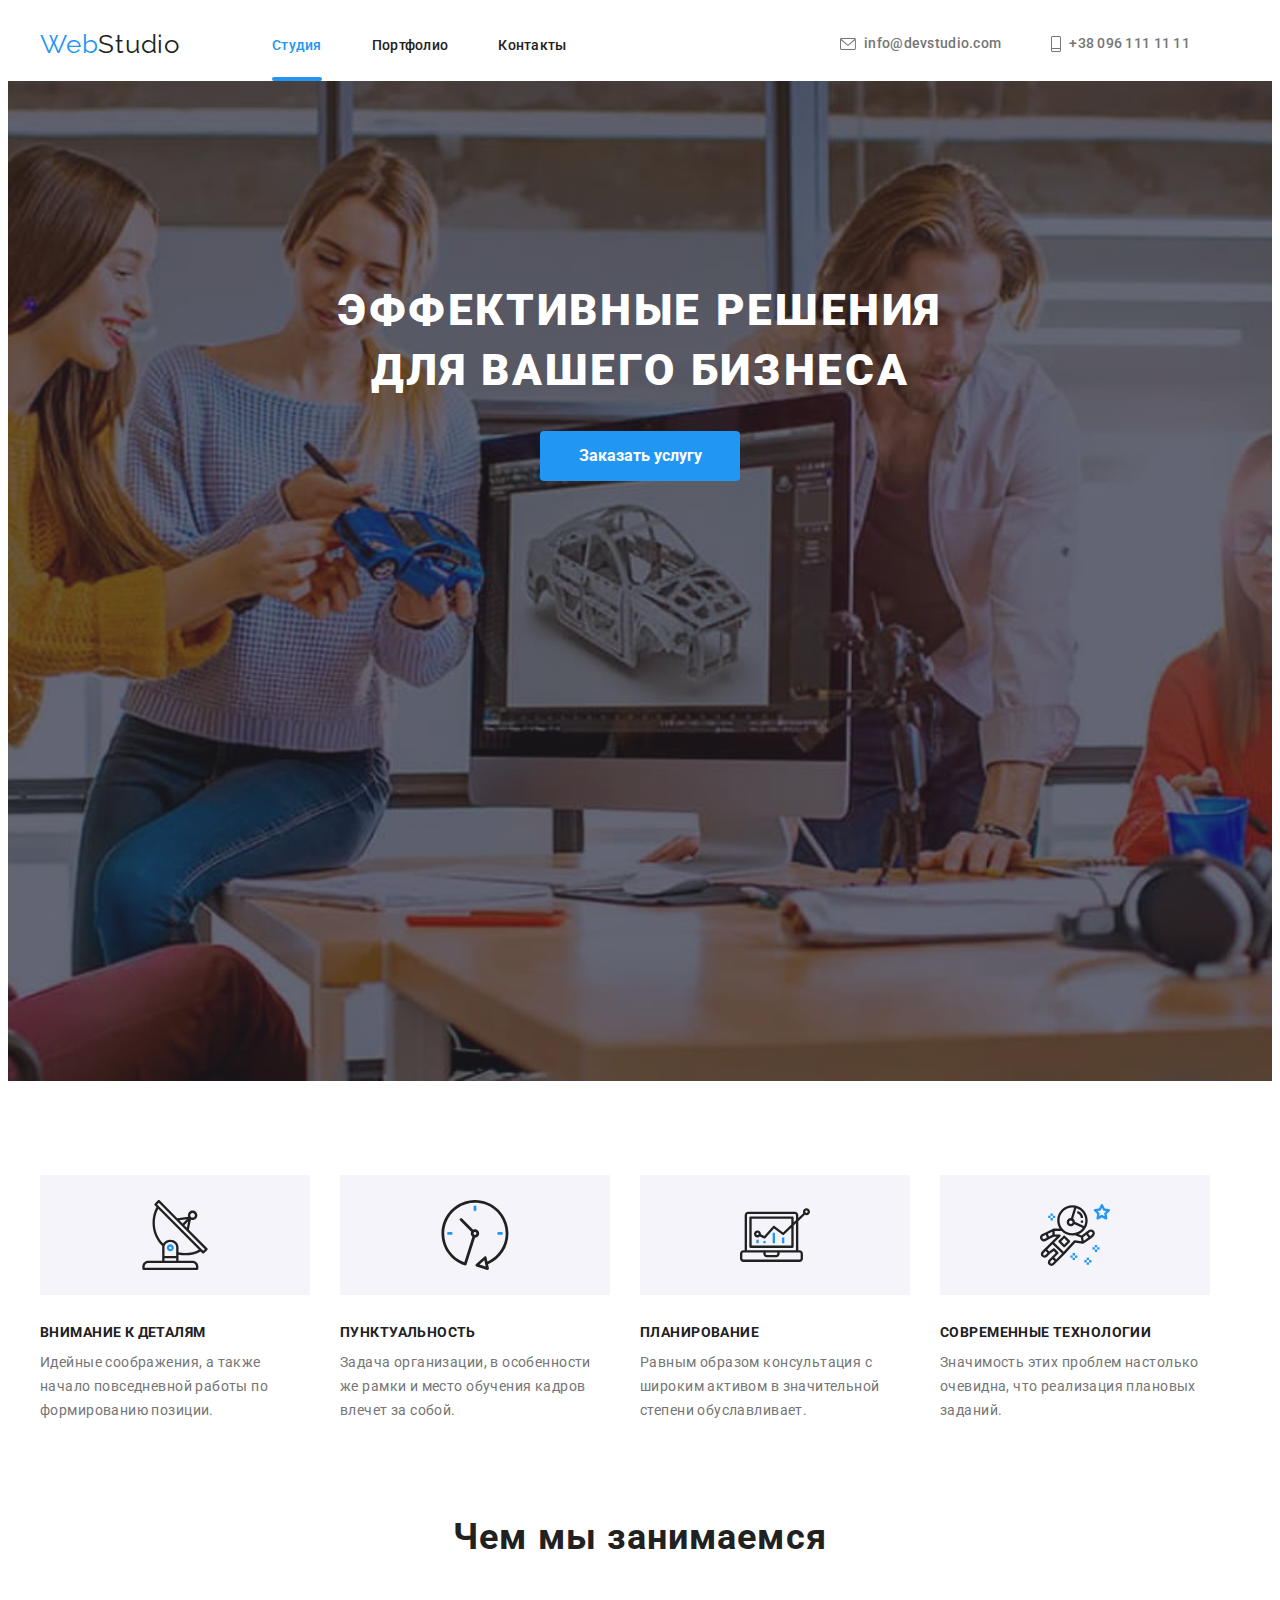
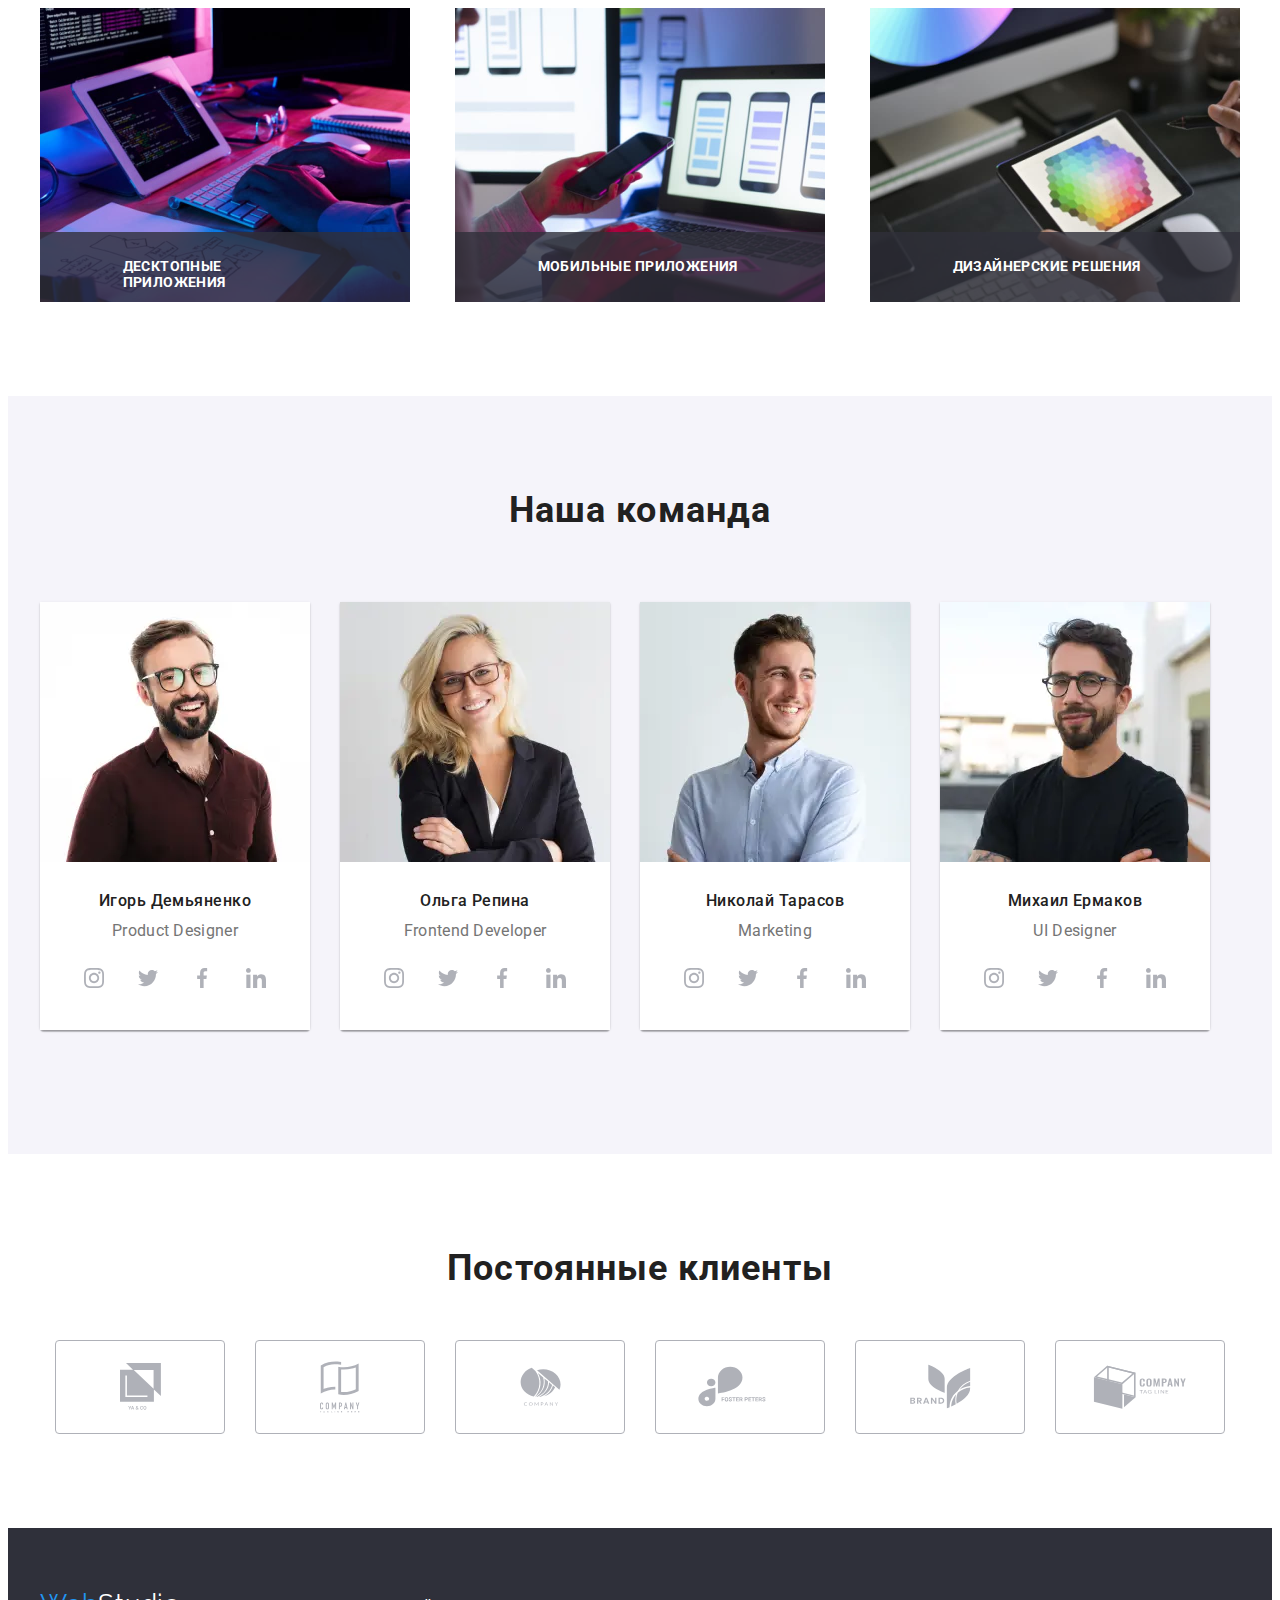
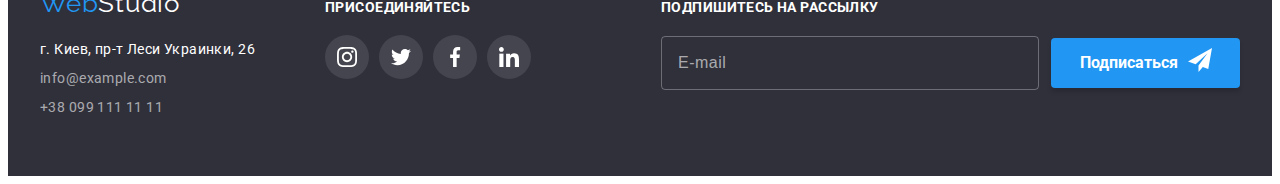
<file: index.html>
<!DOCTYPE html>
<html lang="ru">
  <head>
    <meta charset="UTF-8" />
    <meta http-equiv="X-UA-Compatible" content="IE=edge" />
    <meta name="viewport" content="width=device-width, initial-scale=1.0" />
    <title>Document</title>
    <link rel="preconnect" href="https://fonts.googleapis.com" />
    <link rel="preconnect" href="https://fonts.gstatic.com" crossorigin />
    <link
      href="https://fonts.googleapis.com/css2?family=Raleway:wght@700&family=Roboto:wght@400;500;700;900&display=swap"
      rel="stylesheet"
    />
    <link
      rel="stylesheet"
      href="https://cdnjs.cloudflare.com/ajax/libs/modern-normalize/1.1.0/modern-normalize.min.css"
      integrity="sha512-wpPYUAdjBVSE4KJnH1VR1HeZfpl1ub8YT/NKx4PuQ5NmX2tKuGu6U/JRp5y+Y8XG2tV+wKQpNHVUX03MfMFn9Q=="
      crossorigin="anonymous"
      referrerpolicy="no-referrer"
    />
    <link rel="stylesheet" href="./css/main.min.css" />
  </head>
  <body>
    <header class="header">
      <div class="container header__container">
        <nav class="navigation">
          <a href="" class="header-logo_theme_dark logo"
            ><span class="logo-color-span">Web</span>Studio</a
          >
          <ul class="nav-list">
            <li class="nav-list__item">
              <a href="./index.html" class="nav-list__link active">Студия</a>
            </li>
            <li class="nav-list__item">
              <a href="./portfolio.html" class="nav-list__link">Портфолио</a>
            </li>
            <li class="nav-list__item">
              <a href="" class="nav-list__link">Контакты</a>
            </li>
          </ul>
        </nav>
        <button type="button" class="mobile-menu-btn" data-menu-open>
          <svg class="mobile-menu-btn__icon" width="40" height="40">
            <use href="images/svg/sprite.svg#burger-menu-icon"></use>
          </svg>
        </button>
        <ul class="contact-link">
          <li class="contact-list__item">
            <a href="mailto:info@devstudio.com" class="contact-list__link">
              <svg class="contact-list__icon" width="16" height="12">
                <use href="./images/svg/sprite.svg#email"></use>
              </svg>
              info@devstudio.com
            </a>
          </li>
          <li class="contact-list__item">
            <a href="tel:+380961111111" class="contact-list__link">
              <svg class="contact-list__icon" width="10" height="16">
                <use href="./images/svg/sprite.svg#phone"></use>
              </svg>
              +38 096 111 11 11
            </a>
          </li>
        </ul>
      </div>

      <div class="mobile-menu" data-menu>
        <div class="container mobile-menu__container">
          <button class="mobile-menu__close-btn" data-menu-close>
            <svg class="mobile-menu__close-icon" width="40" height="40">
              <use href="images/svg/sprite.svg#icon-close-btn"></use>
            </svg>
          </button>
          <ul class="burger-nav-list">
            <li class="burger-nav__item">
              <a href="./index.html" class="burger-nav__link">Студия</a>
            </li>
            <li class="burger-nav__item">
              <a href="./portfolio.html" class="burger-nav__link">Портфолио</a>
            </li>
            <li class="burger-nav__item">
              <a href="" class="burger-nav__link">Контакты</a>
            </li>
          </ul>
        </div>
        <div class="contact-menu-container container">
          <ul class="menu-contact">
            <li class="menu-contact__item">
              <a href="tel:+380961111111" class="menu-contact__link-tel"
                >+38 096 111 11 11</a
              >
            </li>
            <li class="menu-contact__item">
              <a
                href="mailto:info@devstudio.com"
                class="menu-contact__link-email"
                >info@devstudio.com</a
              >
            </li>
          </ul>
          <ul class="menu-social">
            <li class="menu-social__item">
              <a href="" class="menu-social__link">Instagram</a>
            </li>
            <li class="menu-social__item">
              <a href="" class="menu-social__link">Twitter</a>
            </li>
            <li class="menu-social__item">
              <a href="" class="menu-social__link">Facebook</a>
            </li>
            <li class="menu-social__item">
              <a href="" class="menu-social__link">LinkedIn</a>
            </li>
          </ul>
        </div>
      </div>
    </header>
    <main>
      <section class="section-hero">
        <div class="hero container">
          <h1 class="hero-title">
            Эффективные решения<br />
            для вашего бизнеса
          </h1>
          <button type="button" class="button-hero" data-modal-open>
            Заказать услугу
          </button>
        </div>
      </section>
      <section class="about">
        <div class="container about-container">
          <h2 class="feature-title visually-hidden">Особенности</h2>
          <ul class="feature-list">
            <li class="about-list">
              <div class="icon-list">
                <svg class="icon-antenna spc-svg">
                  <use href="images/svg/sprite.svg#antenna"></use>
                </svg>
              </div>
              <h3 class="title">Внимание к деталям</h3>
              <p class="title-text">
                Идейные соображения, а также начало повседневной работы по
                формированию позиции.
              </p>
            </li>
            <li class="about-list">
              <div class="icon-list">
                <svg class="icon-clock spc-svg">
                  <use href="images/svg/sprite.svg#clock"></use>
                </svg>
              </div>
              <h3 class="title">Пунктуальность</h3>
              <p class="title-text">
                Задача организации, в особенности же рамки и место обучения
                кадров влечет за собой.
              </p>
            </li>
            <li class="about-list">
              <div class="icon-list">
                <svg class="icon-diagram spc-svg">
                  <use href="images/svg/sprite.svg#diagram"></use>
                </svg>
              </div>
              <h3 class="title">Планирование</h3>
              <p class="title-text">
                Равным образом консультация с широким активом в значительной
                степени обуславливает.
              </p>
            </li>
            <li class="about-list">
              <div class="icon-list">
                <svg class="icon-astronaut spc-svg">
                  <use href="images/svg/sprite.svg#astronaut"></use>
                </svg>
              </div>
              <h3 class="title">Современные технологии</h3>
              <p class="title-text">
                Значимость этих проблем настолько очевидна, что реализация
                плановых заданий.
              </p>
            </li>
          </ul>
        </div>
      </section>
      <section class="examples section">
        <div class="container">
          <h2 class="section-title">Чем мы занимаемся</h2>
          <ul class="examples-gallery">
            <li>
              <div class="examples-overlay">
                <img
                  class="examples-img"
                  scrset="./images/image1.jpg 1x, ./images/image1@2x.jpg 2x"
                  src="./images/image1.jpg"
                  alt="работа за планшетом"
                  width="370"
                />
                <div class="examples-content">
                  <div class="examples-text">
                    <p>Десктопные приложения</p>
                  </div>
                </div>
              </div>
            </li>
            <li>
              <div class="examples-overlay">
                <img
                  class="examples-img"
                  srcset="./images/image2.jpg 1x, ./images/image2@2x.jpg 2x"
                  src="./images/image2.jpg"
                  alt="работа за компьютером"
                  width="370"
                />
                <div class="examples-content">
                  <div class="examples-text">
                    <p>Мобильные приложения</p>
                  </div>
                </div>
              </div>
            </li>
            <li>
              <div class="examples-overlay">
                <img
                  class="examples-img"
                  srcset="./images/image3.jpg 1x, ./images/image3@2x.jpg 2x"
                  src="./images/image3.jpg"
                  alt="планшет с цветовой палитрой"
                  width="370"
                />
                <div class="examples-content">
                  <div class="examples-text">
                    <p>Дизайнерские решения</p>
                  </div>
                </div>
              </div>
            </li>
          </ul>
        </div>
      </section>
      <section class="employees-section section">
        <div class="container">
          <h2 class="section-title employees-title">Наша команда</h2>
          <ul class="employees">
            <li class="employees-card">
              <picture>
                <source
                  srcset="
                    ./images/img-team-desktop/team1.webp    1x,
                    ./images/img-team-desktop/team1@2x.webp 2x
                  "
                  media="(min-width: 1200px)"
                  type="image/webp"
                />
                <source
                  srcset="
                    ./images/img-team-desktop/team1.jpg    1x,
                    ./images/img-team-desktop/team1@2x.jpg 2x
                  "
                  media="(min-width: 1200px)"
                />

                <source
                  srcset="
                    ./images/img-team-tablet/team1-tablet.webp    1x,
                    ./images/img-team-tablet/team1-tablet@2x.webp 2x
                  "
                  media="(min-width: 768px)"
                  type="image/webp"
                />
                <source
                  srcset="
                    ./images/img-team-tablet/team1-tablet.jpg    1x,
                    ./images/img-team-tablet/team1-tablet@2x.jpg 2x
                  "
                  media="(min-width: 768px)"
                />

                <source
                  srcset="
                    ./images/img-team-mobile/team1-mobile.webp    1x,
                    ./images/img-team-mobile/team1-mobile@2x.webp 2x
                  "
                  media="(max-width: 767px)"
                  type="image/webp"
                />
                <source
                  srcset="
                    ./images/img-team-mobile/team1-mobile.jpg    1x,
                    ./images/img-team-mobile/team1-mobile@2x.jpg 2x
                  "
                  media="(max-width: 767px)"
                />

                <img
                  class="employees-photo"
                  srcset="
                    ./images/img-team-desktop/team1.jpg    1x,
                    ./images/img-team-desktop/team1@2x.jpg 2x
                  "
                  src="./images/img-team-desktop/team1.jpg"
                  alt="Фото человека"
                />
              </picture>
              <div class="employees-content-wrapper">
                <h3 class="employees-name">Игорь Демьяненко</h3>
                <p class="employees-position">Product Designer</p>
                <ul class="social-list">
                  <li class="social-list-item">
                    <a class="social-list-link" href="">
                      <svg class="social-list-icon" width="20" height="20">
                        <use href="./images/svg/sprite.svg#instagram"></use>
                      </svg>
                    </a>
                  </li>
                  <li class="social-list-item">
                    <a class="social-list-link" href="">
                      <svg class="social-list-icon" width="20" height="20">
                        <use href="./images/svg/sprite.svg#twitter"></use>
                      </svg>
                    </a>
                  </li>
                  <li class="social-list-item">
                    <a class="social-list-link" href="">
                      <svg class="social-list-icon" width="20" height="20">
                        <use href="./images/svg/sprite.svg#facebook"></use>
                      </svg>
                    </a>
                  </li>
                  <li class="social-list-item">
                    <a class="social-list-link" href="">
                      <svg class="social-list-icon" width="20" height="20">
                        <use href="./images/svg/sprite.svg#linkedin"></use>
                      </svg>
                    </a>
                  </li>
                </ul>
              </div>
            </li>
            <li class="employees-card">
              <picture>
                <source
                  srcset="
                    ./images/img-team-desktop/team2.webp    1x,
                    ./images/img-team-desktop/team2@2x.webp 2x
                  "
                  media="(min-width: 1200px)"
                  type="image/webp"
                />
                <source
                  srcset="
                    ./images/img-team-desktop/team2.jpg    1x,
                    ./images/img-team-desktop/team2@2x.jpg 2x
                  "
                  media="(min-width: 1200px)"
                />

                <source
                  srcset="
                    ./images/img-team-tablet/team2-tablet.webp    1x,
                    ./images/img-team-tablet/team2-tablet@2x.webp 2x
                  "
                  media="(min-width: 768px)"
                  type="image/webp"
                />
                <source
                  srcset="
                    ./images/img-team-tablet/team2-tablet.jpg    1x,
                    ./images/img-team-tablet/team2-tablet@2x.jpg 2x
                  "
                  media="(min-width: 768px)"
                />

                <source
                  srcset="
                    ./images/img-team-mobile/team2-mobile.webp    1x,
                    ./images/img-team-mobile/team2-mobile@2x.webp 2x
                  "
                  media="(max-width: 767px)"
                  type="image/webp"
                />
                <source
                  srcset="
                    ./images/img-team-mobile/team2-mobile.jpg    1x,
                    ./images/img-team-mobile/team2-mobile@2x.jpg 2x
                  "
                  media="(max-width: 767px)"
                />

                <img
                  class="employees-photo"
                  srcset="
                    ./images/img-team-desktop/team2.jpg    1x,
                    ./images/img-team-desktop/team2@2x.jpg 2x
                  "
                  src="./images/img-team-desktop/team2.jpg"
                  alt="Фото человека"
                />
              </picture>

              <div class="employees-content-wrapper">
                <h3 class="employees-name">Ольга Репина</h3>
                <p class="employees-position">Frontend Developer</p>
                <ul class="social-list">
                  <li class="social-list-item">
                    <a class="social-list-link" href="">
                      <svg class="social-list-icon" width="20" height="20">
                        <use href="./images/svg/sprite.svg#instagram"></use>
                      </svg>
                    </a>
                  </li>
                  <li class="social-list-item">
                    <a class="social-list-link" href="">
                      <svg class="social-list-icon" width="20" height="20">
                        <use href="./images/svg/sprite.svg#twitter"></use>
                      </svg>
                    </a>
                  </li>
                  <li class="social-list-item">
                    <a class="social-list-link" href="">
                      <svg class="social-list-icon" width="20" height="20">
                        <use href="./images/svg/sprite.svg#facebook"></use>
                      </svg>
                    </a>
                  </li>
                  <li class="social-list-item">
                    <a class="social-list-link" href="">
                      <svg class="social-list-icon" width="20" height="20">
                        <use href="./images/svg/sprite.svg#linkedin"></use>
                      </svg>
                    </a>
                  </li>
                </ul>
              </div>
            </li>
            <li class="employees-card">
              <picture>
                <source
                  srcset="
                    ./images/img-team-desktop/team3.webp    1x,
                    ./images/img-team-desktop/team3@2x.webp 2x
                  "
                  media="(min-width: 1200px)"
                  type="image/webp"
                />
                <source
                  srcset="
                    ./images/img-team-desktop/team3.jpg    1x,
                    ./images/img-team-desktop/team3@2x.jpg 2x
                  "
                  media="(min-width: 1200px)"
                />

                <source
                  srcset="
                    ./images/img-team-tablet/team3-tablet.webp    1x,
                    ./images/img-team-tablet/team3-tablet@2x.webp 2x
                  "
                  media="(min-width: 768px)"
                  type="image/webp"
                />
                <source
                  srcset="
                    ./images/img-team-tablet/team3-tablet.jpg    1x,
                    ./images/img-team-tablet/team3-tablet@2x.jpg 2x
                  "
                  media="(min-width: 768px)"
                />

                <source
                  srcset="
                    ./images/img-team-mobile/team3-mobile.webp    1x,
                    ./images/img-team-mobile/team3-mobile@2x.webp 2x
                  "
                  media="(max-width: 767px)"
                  type="image/webp"
                />
                <source
                  srcset="
                    ./images/img-team-mobile/team3-mobile.jpg    1x,
                    ./images/img-team-mobile/team3-mobile@2x.jpg 2x
                  "
                  media="(max-width: 767px)"
                />
                <img
                  class="employees-photo"
                  srcset="
                    ./images/img-team-desktop/team3.jpg    1x,
                    ./images/img-team-desktop/team3@2x.jpg 2x
                  "
                  src="./images/img-team-desktop/team3.jpg"
                  alt="Фото человека"
                />
              </picture>
              <div class="employees-content-wrapper">
                <h3 class="employees-name">Николай Тарасов</h3>
                <p class="employees-position">Marketing</p>
                <ul class="social-list">
                  <li class="social-list-item">
                    <a class="social-list-link" href="">
                      <svg class="social-list-icon" width="20" height="20">
                        <use href="./images/svg/sprite.svg#instagram"></use>
                      </svg>
                    </a>
                  </li>
                  <li class="social-list-item">
                    <a class="social-list-link" href="">
                      <svg class="social-list-icon" width="20" height="20">
                        <use href="./images/svg/sprite.svg#twitter"></use>
                      </svg>
                    </a>
                  </li>
                  <li class="social-list-item">
                    <a class="social-list-link" href="">
                      <svg class="social-list-icon" width="20" height="20">
                        <use href="./images/svg/sprite.svg#facebook"></use>
                      </svg>
                    </a>
                  </li>
                  <li class="social-list-item">
                    <a class="social-list-link" href="">
                      <svg class="social-list-icon" width="20" height="20">
                        <use href="./images/svg/sprite.svg#linkedin"></use>
                      </svg>
                    </a>
                  </li>
                </ul>
              </div>
            </li>
            <li class="employees-card">
              <picture>
                <source
                  srcset="
                    ./images/img-team-desktop/team4.webp    1x,
                    ./images/img-team-desktop/team4@2x.webp 2x
                  "
                  media="(min-width: 1200px)"
                  type="image/webp"
                />
                <source
                  srcset="
                    ./images/img-team-desktop/team4.jpg    1x,
                    ./images/img-team-desktop/team4@2x.jpg 2x
                  "
                  media="(min-width: 1200px)"
                />

                <source
                  srcset="
                    ./images/img-team-tablet/team4-tablet.webp    1x,
                    ./images/img-team-tablet/team4-tablet@2x.webp 2x
                  "
                  media="(min-width: 768px)"
                  type="image/webp"
                />
                <source
                  srcset="
                    ./images/img-team-tablet/team4-tablet.jpg    1x,
                    ./images/img-team-tablet/team4-tablet@2x.jpg 2x
                  "
                  media="(min-width: 768px)"
                />

                <source
                  srcset="
                    ./images/img-team-mobile/team4-mobile.webp    1x,
                    ./images/img-team-mobile/team4-mobile@2x.webp 2x
                  "
                  media="(max-width: 767px)"
                  type="image/webp"
                />
                <source
                  srcset="
                    ./images/img-team-mobile/team4-mobile.jpg    1x,
                    ./images/img-team-mobile/team4-mobile@2x.jpg 2x
                  "
                  media="(max-width: 767px)"
                />
                <img
                  class="employees-photo"
                  srcset="
                    ./images/img-team-desktop/team4.jpg    1x,
                    ./images/img-team-desktop/team4@2x.jpg 2x
                  "
                  src="./images/img-team-desktop/team4.jpg"
                  alt="Фото человека"
                />
              </picture>
              <div class="employees-content-wrapper">
                <h3 class="employees-name">Михаил Ермаков</h3>
                <p class="employees-position">UI Designer</p>
                <ul class="social-list">
                  <li class="social-list-item">
                    <a class="social-list-link" href="">
                      <svg class="social-list-icon" width="20" height="20">
                        <use href="./images/svg/sprite.svg#instagram"></use>
                      </svg>
                    </a>
                  </li>
                  <li class="social-list-item">
                    <a class="social-list-link" href="">
                      <svg class="social-list-icon" width="20" height="20">
                        <use href="./images/svg/sprite.svg#twitter"></use>
                      </svg>
                    </a>
                  </li>
                  <li class="social-list-item">
                    <a class="social-list-link" href="">
                      <svg class="social-list-icon" width="20" height="20">
                        <use href="./images/svg/sprite.svg#facebook"></use>
                      </svg>
                    </a>
                  </li>
                  <li class="social-list-item">
                    <a class="social-list-link" href="">
                      <svg class="social-list-icon" width="20" height="20">
                        <use href="./images/svg/sprite.svg#linkedin"></use>
                      </svg>
                    </a>
                  </li>
                </ul>
              </div>
            </li>
          </ul>
        </div>
      </section>
      <section class="section-clietns section">
        <div class="container">
          <h2 class="section-title">Постоянные клиенты</h2>
          <ul class="clients-list">
            <li class="clients-list-item">
              <a class="clients-list-link" href="">
                <svg class="clients-list-icon" width="41" height="47">
                  <use href="images/svg/sprite.svg#client1"></use>
                </svg>
              </a>
            </li>
            <li class="clients-list-item">
              <a class="clients-list-link" href="">
                <svg class="clients-list-icon" width="40" height="52">
                  <use href="images/svg/sprite.svg#client2"></use>
                </svg>
              </a>
            </li>
            <li class="clients-list-item">
              <a class="clients-list-link" href="">
                <svg class="clients-list-icon" width="41" height="43">
                  <use href="images/svg/sprite.svg#client3"></use>
                </svg>
              </a>
            </li>
            <li class="clients-list-item">
              <a class="clients-list-link" href="">
                <svg class="clients-list-icon" width="84" height="41">
                  <use href="images/svg/sprite.svg#client4"></use>
                </svg>
              </a>
            </li>
            <li class="clients-list-item">
              <a class="clients-list-link" href="">
                <svg class="clients-list-icon" width="63" height="45">
                  <use href="images/svg/sprite.svg#client5"></use>
                </svg>
              </a>
            </li>
            <li class="clients-list-item">
              <a class="clients-list-link" href="">
                <svg class="clients-list-icon" width="94" height="44">
                  <use href="images/svg/sprite.svg#client6"></use>
                </svg>
              </a>
            </li>
          </ul>
        </div>
      </section>
    </main>
    <footer class="footer">
      <div class="footer-container container">
        <div class="footer-container__item addres-container">
          <a href="" class="footer-logo_theme_light page-logo logo"
            ><span class="logo-color-span">Web</span>Studio</a
          >
          <address class="footer-address">
            <ul>
              <li class="geolocation footer-address-list-item">
                <a
                  href="https://goo.gl/maps/PEtUD6FRup9HMeJw8"
                  target="_blank"
                  class="address"
                  >г. Киев, пр-т Леси Украинки, 26</a
                >
              </li>
              <li class="footer-link-mailto footer-address-list-item">
                <a href="mailto:info@example.com" class="footer-mail-link"
                  >info@example.com</a
                >
              </li>
              <li class="footer-link-tel footer-address-list-item">
                <a href="tel:+380991111111" class="footer-tel-link"
                  >+38 099 111 11 11</a
                >
              </li>
            </ul>
          </address>
        </div>
        <div class="footer-container__item">
          <p class="footer-title">присоединяйтесь</p>
          <ul class="footer-list">
            <li class="footer-list-item">
              <a href="" class="footer-list-link">
                <svg class="footer-list-icon" width="20" height="20">
                  <use href="./images/svg/sprite.svg#instagram"></use>
                </svg>
              </a>
            </li>
            <li class="footer-list-item">
              <a href="" class="footer-list-link">
                <svg class="footer-list-icon" width="20" height="20">
                  <use href="./images/svg/sprite.svg#twitter"></use>
                </svg>
              </a>
            </li>
            <li class="footer-list-item">
              <a href="" class="footer-list-link">
                <svg class="footer-list-icon" width="20" height="20">
                  <use href="./images/svg/sprite.svg#facebook"></use>
                </svg>
              </a>
            </li>
            <li class="footer-list-item">
              <a href="" class="footer-list-link">
                <svg class="footer-list-icon" width="20" height="20">
                  <use href="./images/svg/sprite.svg#linkedin"></use>
                </svg>
              </a>
            </li>
          </ul>
        </div>
        <div class="footer-container__item subscribe-box">
          <h2 class="social-title">Подпишитесь на рассылку</h2>
          <form class="subscribe-form">
            <input
              type="email"
              class="subscribe-input"
              placeholder="E-mail"
              required
            />
            <button type="submit" class="btn-subscribe modal-button-subscribe">
              Подписаться
              <svg class="subscribe-svg" width="24" height="24">
                <use href="./images/svg/sprite.svg#send"></use>
              </svg>
            </button>
          </form>
        </div>
      </div>
    </footer>
    <div class="backdrop is-hidden" data-modal>
      <div class="modal">
        <button type="button" class="backdrop-modal-button" data-modal-close>
          <svg class="modal-button-svg" width="11px" height="11px">
            <use href="./images/svg/sprite.svg#close-icon"></use>
          </svg>
        </button>
        <p class="modal-title">Оставьте свои данные, мы вам перезвоним</p>
        <form class="modal-form">
          <label for="person-name" class="modal-label">Имя</label>
          <div class="modal-input-box">
            <input
              type="text"
              id="person-name"
              class="modal-imput"
              name="user-name"
              required
              minlength="2"
              maxlength="20"
              pattern="^[a-zA-Zа-яА-Я]+\s[a-zA-Zа-яА-Я]+$"
              title="Имя Фамилия"
            />
            <svg class="modal-input-svg" width="12" height="12">
              <use href="images/svg/sprite.svg#icon-name"></use>
            </svg>
          </div>
          <label for="person-phone" class="modal-label">Телефон</label>
          <div class="modal-input-box">
            <input
              type="tel"
              id="person-phone"
              class="modal-imput"
              name="user-tel"
              required
              pattern="[0-9]{3}-[0-9]{3}-[0-9]{2}-[0-9]{2}"
              title="0xx-xxx-xx-xx"
            />
            <svg class="modal-input-svg" width="13" height="13">
              <use href="images/svg/sprite.svg#icon-tel"></use>
            </svg>
          </div>
          <label for="person-mail" class="modal-label">Почта</label>
          <div class="modal-input-box">
            <input
              type="email"
              id="person-mail"
              class="modal-imput"
              name="user-mail"
              required
            />
            <svg class="modal-input-svg" width="15" height="12">
              <use href="images/svg/sprite.svg#icon-mail"></use>
            </svg>
          </div>
          <label for="comment" class="modal-label">Комментарий</label>
          <textarea
            name="comment"
            id="comment"
            placeholder="Введите текст"
            class="modal-comment"
          ></textarea>
          <div class="conditions-box">
            <input
              type="checkbox"
              class="conditions-check visually-hiden"
              id="conditions"
              required
            />
            <label for="conditions" class="codition-label"
              >Соглашаюсь с рассылкой и принимаю</label
            >
            <a href="" class="conditions-link">Условия договора</a>
          </div>
          <button type="submit" class="modal-button modal-button-submit">
            Отправить
          </button>
        </form>
      </div>
    </div>
    <script src="./js/modal.js"></script>
    <script src="./js/menu.js"></script>
  </body>
</html>
</file>
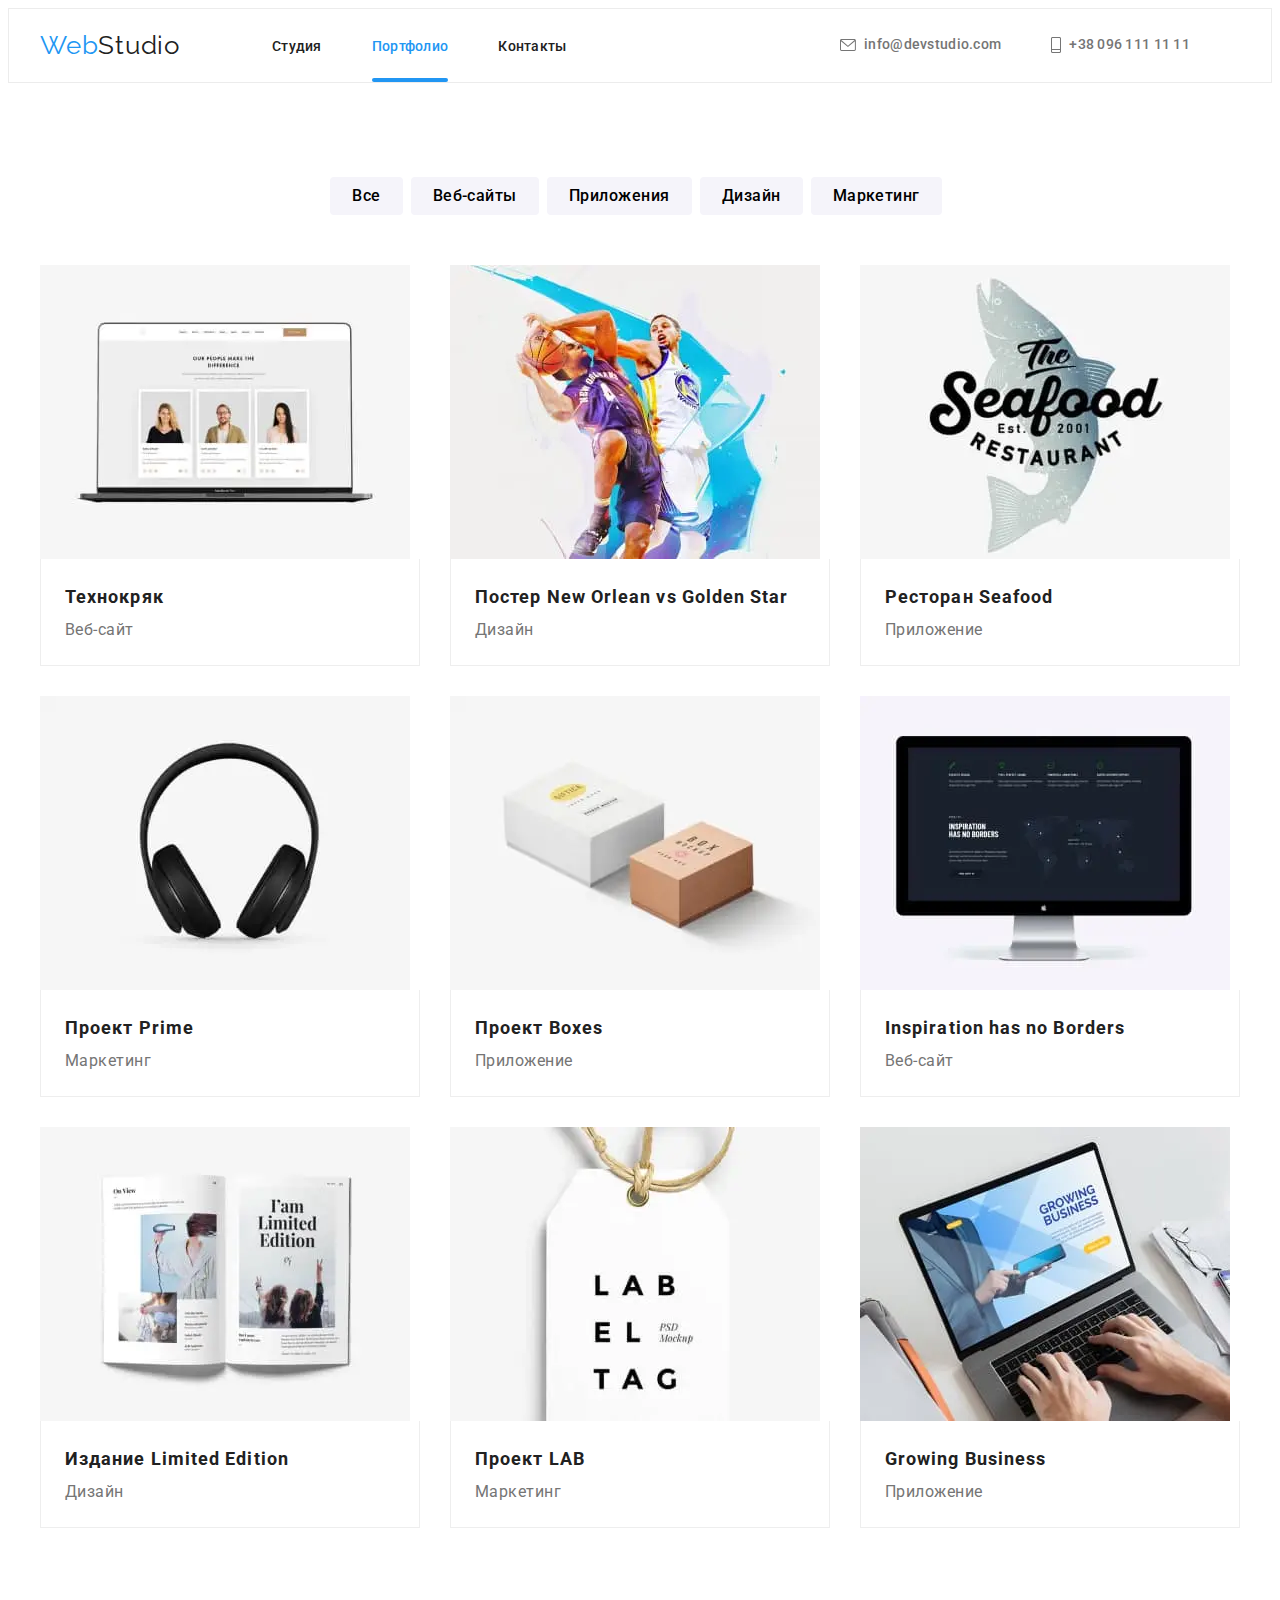
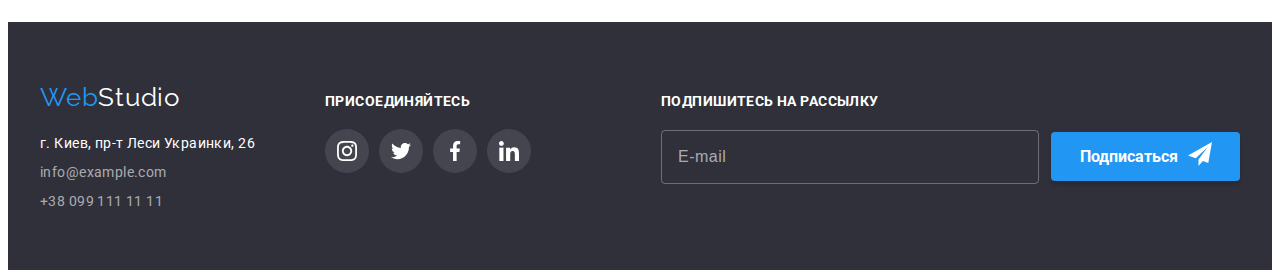
<file: portfolio.html>
<!DOCTYPE html>
<html lang="ru">
  <head>
    <meta charset="UTF-8" />
    <meta http-equiv="X-UA-Compatible" content="IE=edge" />
    <meta name="viewport" content="width=device-width, initial-scale=1.0" />
    <title>Document</title>
    <link rel="preconnect" href="https://fonts.googleapis.com" />
    <link rel="preconnect" href="https://fonts.gstatic.com" crossorigin />
    <link
      href="https://fonts.googleapis.com/css2?family=Raleway:wght@700&family=Roboto:wght@400;500;700;900&display=swap"
      rel="stylesheet"
    />
    <link
      rel="stylesheet"
      href="https://cdnjs.cloudflare.com/ajax/libs/modern-normalize/1.1.0/modern-normalize.min.css"
      integrity="sha512-wpPYUAdjBVSE4KJnH1VR1HeZfpl1ub8YT/NKx4PuQ5NmX2tKuGu6U/JRp5y+Y8XG2tV+wKQpNHVUX03MfMFn9Q=="
      crossorigin="anonymous"
      referrerpolicy="no-referrer"
    />
    <link rel="stylesheet" href="./css/main.min.css" />
    <link rel="stylesheet" href="./css/portfolio.min.css" />
  </head>
  <body>
    <header class="header header-border">
      <div class="container header__container">
        <nav class="navigation">
          <a href="" class="header-logo_theme_dark logo"
            ><span class="logo-color-span">Web</span>Studio</a
          >
          <ul class="nav-list">
            <li class="nav-list__item">
              <a href="./index.html" class="nav-list__link">Студия</a>
            </li>
            <li class="nav-list__item">
              <a href="./portfolio.html" class="nav-list__link active"
                >Портфолио</a
              >
            </li>
            <li class="nav-list__item">
              <a href="" class="nav-list__link">Контакты</a>
            </li>
          </ul>
        </nav>
        <button type="button" class="mobile-menu-btn" data-menu-open>
          <svg class="mobile-menu-btn__icon" width="40" height="40">
            <use href="images/svg/sprite.svg#burger-menu-icon"></use>
          </svg>
        </button>
        <ul class="contact-link">
          <li class="contact-list__item">
            <a href="mailto:info@devstudio.com" class="contact-list__link">
              <svg class="contact-list__icon" width="16" height="12">
                <use href="./images/svg/sprite.svg#email"></use>
              </svg>
              info@devstudio.com
            </a>
          </li>
          <li class="contact-list__item">
            <a href="tel:+380961111111" class="contact-list__link">
              <svg class="contact-list__icon" width="10" height="16">
                <use href="./images/svg/sprite.svg#phone"></use>
              </svg>
              +38 096 111 11 11
            </a>
          </li>
        </ul>
      </div>

      <div class="mobile-menu" data-menu>
        <div class="container mobile-menu__container">
          <button class="mobile-menu__close-btn" data-menu-close>
            <svg class="mobile-menu__close-icon" width="40" height="40">
              <use href="images/svg/sprite.svg#icon-close-btn"></use>
            </svg>
          </button>
          <ul class="burger-nav-list">
            <li class="burger-nav__item">
              <a href="./index.html" class="burger-nav__link">Студия</a>
            </li>
            <li class="burger-nav__item">
              <a href="./portfolio.html" class="burger-nav__link">Портфолио</a>
            </li>
            <li class="burger-nav__item">
              <a href="" class="burger-nav__link">Контакты</a>
            </li>
          </ul>
        </div>
        <div class="contact-menu-container container">
          <ul class="menu-contact">
            <li class="menu-contact__item">
              <a href="tel:+380961111111" class="menu-contact__link-tel"
                >+38 096 111 11 11</a
              >
            </li>
            <li class="menu-contact__item">
              <a
                href="mailto:info@devstudio.com"
                class="menu-contact__link-email"
                >info@devstudio.com</a
              >
            </li>
          </ul>
          <ul class="menu-social">
            <li class="menu-social__item">
              <a href="" class="menu-social__link">Instagram</a>
            </li>
            <li class="menu-social__item">
              <a href="" class="menu-social__link">Twitter</a>
            </li>
            <li class="menu-social__item">
              <a href="" class="menu-social__link">Facebook</a>
            </li>
            <li class="menu-social__item">
              <a href="" class="menu-social__link">LinkedIn</a>
            </li>
          </ul>
        </div>
      </div>
    </header>
    <main class="main">
      <section class="section">
        <div class="container">
          <h1 class="visually-hidden">Наши работы</h1>
          <ul class="button-list">
            <li class="main-button-list">
              <button type="button" class="main-button">Все</button>
            </li>
            <li class="main-button-list">
              <button type="button" class="main-button">Веб-сайты</button>
            </li>
            <li class="main-button-list">
              <button type="button" class="main-button">Приложения</button>
            </li>
            <li class="main-button-list">
              <button type="button" class="main-button">Дизайн</button>
            </li>
            <li class="main-button-list">
              <button type="button" class="main-button">Маркетинг</button>
            </li>
          </ul>
          <div class="photo-cards">
            <ul class="portfolio-list-card">
              <li class="portfolio-card">
                <a href="" class="portfolio-card-link">
                  <div class="container-portfolio-overlay">
                    <picture>
                      <source
                        srcset="
                          ./images/img-portfolio-desktop/img1.webp    1x,
                          ./images/img-portfolio-desktop/img1@2x.webp 2x
                        "
                        media="(min-width: 1200px)"
                        type="image/webp"
                      />
                      <source
                        srcset="
                          ./images/img-portfolio-desktop/img1.jpg    1x,
                          ./images/img-portfolio-desktop/img1@2x.jpg 2x
                        "
                        media="(min-width: 1200px)"
                      />

                      <source
                        srcset="
                          ./images/img-portfolio-tablet/img1-tablet.webp    1x,
                          ./images/img-portfolio-tablet/img1-tablet@2x.webp 2x
                        "
                        media="(min-width: 768px)"
                        type="image/webp"
                      />
                      <source
                        srcset="
                          ./images/img-portfolio-tablet/img1-tablet.jpg    1x,
                          ./images/img-portfolio-tablet/img1-tablet@2x.jpg 2x
                        "
                        media="(min-width: 768px)"
                      />

                      <source
                        srcset="
                          ./images/img-portfolio-mobile/img1-mobile.webp    1x,
                          ./images/img-portfolio-mobile/img1-mobile@2x.webp 2x
                        "
                        media="(max-width: 767px)"
                        type="image/webp"
                      />
                      <source
                        srcset="
                          ./images/img-portfolio-mobile/img1-mobile.jpg    1x,
                          ./images/img-portfolio-mobile/img1-mobile@2x.jpg 2x
                        "
                        media="(max-width: 767px)"
                      />

                      <img
                        srcset="
                          ./images/img-portfolio-desktop/img1.jpg    1x,
                          ./images/img-portfolio-desktop/img1@2x.jpg 2x
                        "
                        src="./images/img-portfolio-desktop/img1.jpg"
                        alt="ноутбук"
                        class="portfolio-img"
                      />
                    </picture>
                    <div class="product-overlay">
                      <div class="container-content-overlay">
                        <p class="overlay-text">
                          Ресурс предлагает комплексные предложения с разным
                          уровнем функционала и сервисов. Все это позволит
                          посетителю получить исчерпывающие сведения о компании
                          или частном лице.
                        </p>
                      </div>
                    </div>
                  </div>
                  <div class="portfolio-content-wrapper">
                    <h2 class="portfolio-list">Технокряк</h2>
                    <p class="portfolio-description">Веб-сайт</p>
                  </div>
                </a>
              </li>
              <li class="portfolio-card">
                <a href="" class="portfolio-card-link">
                  <div class="container-portfolio-overlay">
                    <picture>
                      <source
                        srcset="
                          ./images/img-portfolio-desktop/img2.webp    1x,
                          ./images/img-portfolio-desktop/img2@2x.webp 2x
                        "
                        media="(min-width: 1200px)"
                        type="image/webp"
                      />
                      <source
                        srcset="
                          ./images/img-portfolio-desktop/img2.jpg    1x,
                          ./images/img-portfolio-desktop/img2@2x.jpg 2x
                        "
                        media="(min-width: 1200px)"
                      />

                      <source
                        srcset="
                          ./images/img-portfolio-tablet/img2-tablet.webp    1x,
                          ./images/img-portfolio-tablet/img2-tablet@2x.webp 2x
                        "
                        media="(min-width: 768px)"
                        type="image/webp"
                      />
                      <source
                        srcset="
                          ./images/img-portfolio-tablet/img2-tablet.jpg    1x,
                          ./images/img-portfolio-tablet/img2-tablet@2x.jpg 2x
                        "
                        media="(min-width: 768px)"
                      />

                      <source
                        srcset="
                          ./images/img-portfolio-mobile/img2-mobile.webp    1x,
                          ./images/img-portfolio-mobile/img2-mobile@2x.webp 2x
                        "
                        media="(max-width: 767px)"
                        type="image/webp"
                      />
                      <source
                        srcset="
                          ./images/img-portfolio-mobile/img2-mobile.jpg    1x,
                          ./images/img-portfolio-mobile/img2-mobile@2x.jpg 2x
                        "
                        media="(max-width: 767px)"
                      />
                      <img
                        srcset="
                          ./images/img-portfolio-desktop/img2.jpg    1x,
                          ./images/img-portfolio-desktop/img2@2x.jpg 2x
                        "
                        src="./images/img-portfolio-desktop/img2.jpg"
                        alt="баскетболисты"
                        class="portfolio-img"
                      />
                    </picture>
                    <div class="product-overlay">
                      <div class="container-content-overlay">
                        <p class="overlay-text">
                          Lorem ipsum dolor sit amet consectetur, adipisicing
                          elit. Maiores enim veritatis doloribus placeat
                          cupiditate at quam sint iusto neque non?
                        </p>
                      </div>
                    </div>
                  </div>
                  <div class="portfolio-content-wrapper">
                    <h2 class="portfolio-list">
                      Постер New Orlean vs Golden Star
                    </h2>
                    <p class="portfolio-description">Дизайн</p>
                  </div>
                </a>
              </li>
              <li class="portfolio-card">
                <a href="" class="portfolio-card-link">
                  <div class="container-portfolio-overlay">
                    <picture>
                      <source
                        srcset="
                          ./images/img-portfolio-desktop/img3.webp    1x,
                          ./images/img-portfolio-desktop/img3@2x.webp 2x
                        "
                        media="(min-width: 1200px)"
                        type="image/webp"
                      />
                      <source
                        srcset="
                          ./images/img-portfolio-desktop/img3.jpg    1x,
                          ./images/img-portfolio-desktop/img3@2x.jpg 2x
                        "
                        media="(min-width: 1200px)"
                      />

                      <source
                        srcset="
                          ./images/img-portfolio-tablet/img3-tablet.webp    1x,
                          ./images/img-portfolio-tablet/img3-tablet@2x.webp 2x
                        "
                        media="(min-width: 768px)"
                        type="image/webp"
                      />
                      <source
                        srcset="
                          ./images/img-portfolio-tablet/img3-tablet.jpg    1x,
                          ./images/img-portfolio-tablet/img3-tablet@2x.jpg 2x
                        "
                        media="(min-width: 768px)"
                      />

                      <source
                        srcset="
                          ./images/img-portfolio-mobile/img3-mobile.webp    1x,
                          ./images/img-portfolio-mobile/img3-mobile@2x.webp 2x
                        "
                        media="(max-width: 767px)"
                        type="image/webp"
                      />
                      <source
                        srcset="
                          ./images/img-portfolio-mobile/img3-mobile.jpg    1x,
                          ./images/img-portfolio-mobile/img3-mobile@2x.jpg 2x
                        "
                        media="(max-width: 767px)"
                      />
                      <img
                        srcset="
                          ./images/img-portfolio-desktop/img3.jpg    1x,
                          ./images/img-portfolio-desktop/img3@2x.jpg 2x
                        "
                        src="./images/img-portfolio-desktop/img3.jpg"
                        alt="seafood"
                        class="portfolio-img"
                      />
                    </picture>
                    <div class="product-overlay">
                      <div class="container-content-overlay">
                        <p class="overlay-text">
                          Lorem ipsum dolor sit amet consectetur, adipisicing
                          elit. Maiores enim veritatis doloribus placeat
                          cupiditate at quam sint iusto neque non?
                        </p>
                      </div>
                    </div>
                  </div>
                  <div class="portfolio-content-wrapper">
                    <h2 class="portfolio-list">Ресторан Seafood</h2>
                    <p class="portfolio-description">Приложение</p>
                  </div>
                </a>
              </li>
              <li class="portfolio-card">
                <a href="" class="portfolio-card-link">
                  <div class="container-portfolio-overlay">
                    <picture>
                      <source
                        srcset="
                          ./images/img-portfolio-desktop/img4.webp    1x,
                          ./images/img-portfolio-desktop/img4@2x.webp 2x
                        "
                        media="(min-width: 1200px)"
                        type="image/webp"
                      />
                      <source
                        srcset="
                          ./images/img-portfolio-desktop/img4.jpg    1x,
                          ./images/img-portfolio-desktop/img4@2x.jpg 2x
                        "
                        media="(min-width: 1200px)"
                      />

                      <source
                        srcset="
                          ./images/img-portfolio-tablet/img4-tablet.webp    1x,
                          ./images/img-portfolio-tablet/img4-tablet@2x.webp 2x
                        "
                        media="(min-width: 768px)"
                        type="image/webp"
                      />
                      <source
                        srcset="
                          ./images/img-portfolio-tablet/img4-tablet.jpg    1x,
                          ./images/img-portfolio-tablet/img4-tablet@2x.jpg 2x
                        "
                        media="(min-width: 768px)"
                      />

                      <source
                        srcset="
                          ./images/img-portfolio-mobile/img4-mobile.webp    1x,
                          ./images/img-portfolio-mobile/img4-mobile@2x.webp 2x
                        "
                        media="(max-width: 767px)"
                        type="image/webp"
                      />
                      <source
                        srcset="
                          ./images/img-portfolio-mobile/img4-mobile.jpg    1x,
                          ./images/img-portfolio-mobile/img4-mobile@2x.jpg 2x
                        "
                        media="(max-width: 767px)"
                      />
                      <img
                        srcset="
                          ./images/img-portfolio-desktop/img4.jpg    1x,
                          ./images/img-portfolio-desktop/img4@2x.jpg 2x
                        "
                        src="./images/img-portfolio-desktop/img4.jpg"
                        alt="наушники"
                        class="portfolio-img"
                      />
                    </picture>
                    <div class="product-overlay">
                      <div class="container-content-overlay">
                        <p class="overlay-text">
                          Lorem ipsum dolor sit amet consectetur, adipisicing
                          elit. Maiores enim veritatis doloribus placeat
                          cupiditate at quam sint iusto neque non?
                        </p>
                      </div>
                    </div>
                  </div>
                  <div class="portfolio-content-wrapper">
                    <h2 class="portfolio-list">Проект Prime</h2>
                    <p class="portfolio-description">Маркетинг</p>
                  </div>
                </a>
              </li>
              <li class="portfolio-card">
                <a href="" class="portfolio-card-link">
                  <div class="container-portfolio-overlay">
                    <picture>
                      <source
                        srcset="
                          ./images/img-portfolio-desktop/img5.webp    1x,
                          ./images/img-portfolio-desktop/img5@2x.webp 2x
                        "
                        media="(min-width: 1200px)"
                        type="image/webp"
                      />
                      <source
                        srcset="
                          ./images/img-portfolio-desktop/img5.jpg    1x,
                          ./images/img-portfolio-desktop/img5@2x.jpg 2x
                        "
                        media="(min-width: 1200px)"
                      />

                      <source
                        srcset="
                          ./images/img-portfolio-tablet/img5-tablet.webp    1x,
                          ./images/img-portfolio-tablet/img5-tablet@2x.webp 2x
                        "
                        media="(min-width: 768px)"
                        type="image/webp"
                      />
                      <source
                        srcset="
                          ./images/img-portfolio-tablet/img5-tablet.jpg    1x,
                          ./images/img-portfolio-tablet/img5-tablet@2x.jpg 2x
                        "
                        media="(min-width: 768px)"
                      />

                      <source
                        srcset="
                          ./images/img-portfolio-mobile/img5-mobile.webp    1x,
                          ./images/img-portfolio-mobile/img5-mobile@2x.webp 2x
                        "
                        media="(max-width: 767px)"
                        type="image/webp"
                      />
                      <source
                        srcset="
                          ./images/img-portfolio-mobile/img5-mobile.jpg    1x,
                          ./images/img-portfolio-mobile/img5-mobile@2x.jpg 2x
                        "
                        media="(max-width: 767px)"
                      />
                      <img
                        srcset="
                          ./images/img-portfolio-desktop/img5.jpg    1x,
                          ./images/img-portfolio-desktop/img5@2x.jpg 2x
                        "
                        src="./images/img-portfolio-desktop/img5.jpg"
                        alt="коробки"
                        class="portfolio-img"
                      />
                    </picture>
                    <div class="product-overlay">
                      <div class="container-content-overlay">
                        <p class="overlay-text">
                          Lorem ipsum dolor sit amet consectetur, adipisicing
                          elit. Maiores enim veritatis doloribus placeat
                          cupiditate at quam sint iusto neque non?
                        </p>
                      </div>
                    </div>
                  </div>
                  <div class="portfolio-content-wrapper">
                    <h2 class="portfolio-list">Проект Boxes</h2>
                    <p class="portfolio-description">Приложение</p>
                  </div>
                </a>
              </li>
              <li class="portfolio-card">
                <a href="" class="portfolio-card-link">
                  <div class="container-portfolio-overlay">
                    <picture>
                      <source
                        srcset="
                          ./images/img-portfolio-desktop/img6.webp    1x,
                          ./images/img-portfolio-desktop/img6@2x.webp 2x
                        "
                        media="(min-width: 1200px)"
                        type="image/webp"
                      />
                      <source
                        srcset="
                          ./images/img-portfolio-desktop/img6.jpg    1x,
                          ./images/img-portfolio-desktop/img6@2x.jpg 2x
                        "
                        media="(min-width: 1200px)"
                      />

                      <source
                        srcset="
                          ./images/img-portfolio-tablet/img6-tablet.webp    1x,
                          ./images/img-portfolio-tablet/img6-tablet@2x.webp 2x
                        "
                        media="(min-width: 768px)"
                        type="image/webp"
                      />
                      <source
                        srcset="
                          ./images/img-portfolio-tablet/img6-tablet.jpg    1x,
                          ./images/img-portfolio-tablet/img6-tablet@2x.jpg 2x
                        "
                        media="(min-width: 768px)"
                      />

                      <source
                        srcset="
                          ./images/img-portfolio-mobile/img6-mobile.webp    1x,
                          ./images/img-portfolio-mobile/img6-mobile@2x.webp 2x
                        "
                        media="(max-width: 767px)"
                        type="image/webp"
                      />
                      <source
                        srcset="
                          ./images/img-portfolio-mobile/img6-mobile.jpg    1x,
                          ./images/img-portfolio-mobile/img6-mobile@2x.jpg 2x
                        "
                        media="(max-width: 767px)"
                      />
                      <img
                        srcset="
                          ./images/img-portfolio-desktop/img6.jpg    1x,
                          ./images/img-portfolio-desktop/img6@2x.jpg 2x
                        "
                        src="./images/img-portfolio-desktop/img6.jpg"
                        alt="компьютер"
                        class="portfolio-img"
                      />
                    </picture>
                    <div class="product-overlay">
                      <div class="container-content-overlay">
                        <p class="overlay-text">
                          Lorem ipsum dolor sit amet consectetur, adipisicing
                          elit. Maiores enim veritatis doloribus placeat
                          cupiditate at quam sint iusto neque non?
                        </p>
                      </div>
                    </div>
                  </div>
                  <div class="portfolio-content-wrapper">
                    <h2 class="portfolio-list">Inspiration has no Borders</h2>
                    <p class="portfolio-description">Веб-сайт</p>
                  </div>
                </a>
              </li>
              <li class="portfolio-card">
                <a href="" class="portfolio-card-link">
                  <div class="container-portfolio-overlay">
                    <picture>
                      <source
                        srcset="
                          ./images/img-portfolio-desktop/img7.webp    1x,
                          ./images/img-portfolio-desktop/img7@2x.webp 2x
                        "
                        media="(min-width: 1200px)"
                        type="image/webp"
                      />
                      <source
                        srcset="
                          ./images/img-portfolio-desktop/img7.jpg    1x,
                          ./images/img-portfolio-desktop/img7@2x.jpg 2x
                        "
                        media="(min-width: 1200px)"
                      />

                      <source
                        srcset="
                          ./images/img-portfolio-tablet/img7-tablet.webp    1x,
                          ./images/img-portfolio-tablet/img7-tablet@2x.webp 2x
                        "
                        media="(min-width: 768px)"
                        type="image/webp"
                      />
                      <source
                        srcset="
                          ./images/img-portfolio-tablet/img7-tablet.jpg    1x,
                          ./images/img-portfolio-tablet/img7-tablet@2x.jpg 2x
                        "
                        media="(min-width: 768px)"
                      />

                      <source
                        srcset="
                          ./images/img-portfolio-mobile/img7-mobile.webp    1x,
                          ./images/img-portfolio-mobile/img7-mobile@2x.webp 2x
                        "
                        media="(max-width: 767px)"
                        type="image/webp"
                      />
                      <source
                        srcset="
                          ./images/img-portfolio-mobile/img7-mobile.jpg    1x,
                          ./images/img-portfolio-mobile/img7-mobile@2x.jpg 2x
                        "
                        media="(max-width: 767px)"
                      />
                      <img
                        srcset="
                          ./images/img-portfolio-desktop/img7.jpg    1x,
                          ./images/img-portfolio-desktop/img7@2x.jpg 2x
                        "
                        src="./images/img-portfolio-desktop/img7.jpg"
                        alt="журнал"
                        class="portfolio-img"
                      />
                    </picture>
                    <div class="product-overlay">
                      <div class="container-content-overlay">
                        <p class="overlay-text">
                          Lorem ipsum dolor sit amet consectetur, adipisicing
                          elit. Maiores enim veritatis doloribus placeat
                          cupiditate at quam sint iusto neque non?
                        </p>
                      </div>
                    </div>
                  </div>
                  <div class="portfolio-content-wrapper">
                    <h2 class="portfolio-list">Издание Limited Edition</h2>
                    <p class="portfolio-description">Дизайн</p>
                  </div>
                </a>
              </li>
              <li class="portfolio-card">
                <a href="" class="portfolio-card-link">
                  <div class="container-portfolio-overlay">
                    <picture>
                      <source
                        srcset="
                          ./images/img-portfolio-desktop/img8.webp    1x,
                          ./images/img-portfolio-desktop/img8@2x.webp 2x
                        "
                        media="(min-width: 1200px)"
                        type="image/webp"
                      />
                      <source
                        srcset="
                          ./images/img-portfolio-desktop/img8.jpg    1x,
                          ./images/img-portfolio-desktop/img8@2x.jpg 2x
                        "
                        media="(min-width: 1200px)"
                      />

                      <source
                        srcset="
                          ./images/img-portfolio-tablet/img8-tablet.webp    1x,
                          ./images/img-portfolio-tablet/img8-tablet@2x.webp 2x
                        "
                        media="(min-width: 768px)"
                        type="image/webp"
                      />
                      <source
                        srcset="
                          ./images/img-portfolio-tablet/img8-tablet.jpg    1x,
                          ./images/img-portfolio-tablet/img8-tablet@2x.jpg 2x
                        "
                        media="(min-width: 768px)"
                      />

                      <source
                        srcset="
                          ./images/img-portfolio-mobile/img8-mobile.webp    1x,
                          ./images/img-portfolio-mobile/img8-mobile@2x.webp 2x
                        "
                        media="(max-width: 767px)"
                        type="image/webp"
                      />
                      <source
                        srcset="
                          ./images/img-portfolio-mobile/img8-mobile.jpg    1x,
                          ./images/img-portfolio-mobile/img8-mobile@2x.jpg 2x
                        "
                        media="(max-width: 767px)"
                      />
                      <img
                        srcset="
                          ./images/img-portfolio-desktop/img8.jpg    1x,
                          ./images/img-portfolio-desktop/img8@2x.jpg 2x
                        "
                        src="./images/img-portfolio-desktop/img8.jpg"
                        alt="этикетка"
                        class="portfolio-img"
                      />
                    </picture>
                    <div class="product-overlay">
                      <div class="container-content-overlay">
                        <p class="overlay-text">
                          Lorem ipsum dolor sit amet consectetur, adipisicing
                          elit. Maiores enim veritatis doloribus placeat
                          cupiditate at quam sint iusto neque non?
                        </p>
                      </div>
                    </div>
                  </div>
                  <div class="portfolio-content-wrapper">
                    <h2 class="portfolio-list">Проект LAB</h2>
                    <p class="portfolio-description">Маркетинг</p>
                  </div>
                </a>
              </li>
              <li class="portfolio-card">
                <a href="" class="portfolio-card-link">
                  <div class="container-portfolio-overlay">
                    <picture>
                      <source
                        srcset="
                          ./images/img-portfolio-desktop/img9.webp    1x,
                          ./images/img-portfolio-desktop/img9@2x.webp 2x
                        "
                        media="(min-width: 1200px)"
                        type="image/webp"
                      />
                      <source
                        srcset="
                          ./images/img-portfolio-desktop/img9.jpg    1x,
                          ./images/img-portfolio-desktop/img9@2x.jpg 2x
                        "
                        media="(min-width: 1200px)"
                      />

                      <source
                        srcset="
                          ./images/img-portfolio-tablet/img9-tablet.webp    1x,
                          ./images/img-portfolio-tablet/img9-tablet@2x.webp 2x
                        "
                        media="(min-width: 768px)"
                        type="image/webp"
                      />
                      <source
                        srcset="
                          ./images/img-portfolio-tablet/img9-tablet.jpg    1x,
                          ./images/img-portfolio-tablet/img9-tablet@2x.jpg 2x
                        "
                        media="(min-width: 768px)"
                      />

                      <source
                        srcset="
                          ./images/img-portfolio-mobile/img9-mobile.webp    1x,
                          ./images/img-portfolio-mobile/img9-mobile@2x.webp 2x
                        "
                        media="(max-width: 767px)"
                        type="image/webp"
                      />
                      <source
                        srcset="
                          ./images/img-portfolio-mobile/img9-mobile.jpg    1x,
                          ./images/img-portfolio-mobile/img9-mobile@2x.jpg 2x
                        "
                        media="(max-width: 767px)"
                      />
                      <img
                        srcset="
                          ./images/img-portfolio-desktop/img9.jpg    1x,
                          ./images/img-portfolio-desktop/img9@2x.jpg 2x
                        "
                        src="./images/img-portfolio-desktop/img9.jpg"
                        alt="работа за ноутбуком"
                        class="portfolio-img"
                      />
                    </picture>
                    <div class="product-overlay">
                      <div class="container-content-overlay">
                        <p class="overlay-text">
                          Lorem ipsum dolor sit amet consectetur, adipisicing
                          elit. Maiores enim veritatis doloribus placeat
                          cupiditate at quam sint iusto neque non?
                        </p>
                      </div>
                    </div>
                  </div>
                  <div class="portfolio-content-wrapper">
                    <h2 class="portfolio-list">Growing Business</h2>
                    <p class="portfolio-description">Приложение</p>
                  </div>
                </a>
              </li>
            </ul>
          </div>
        </div>
      </section>
    </main>
    <footer class="footer">
      <div class="footer-container container">
        <div class="footer-container__item addres-container">
          <a href="" class="footer-logo_theme_light page-logo logo"
            ><span class="logo-color-span">Web</span>Studio</a
          >
          <address class="footer-address">
            <ul>
              <li class="geolocation footer-address-list-item">
                <a
                  href="https://goo.gl/maps/PEtUD6FRup9HMeJw8"
                  target="_blank"
                  class="address"
                  >г. Киев, пр-т Леси Украинки, 26</a
                >
              </li>
              <li class="footer-link-mailto footer-address-list-item">
                <a href="mailto:info@example.com" class="footer-mail-link"
                  >info@example.com</a
                >
              </li>
              <li class="footer-link-tel footer-address-list-item">
                <a href="tel:+380991111111" class="footer-tel-link"
                  >+38 099 111 11 11</a
                >
              </li>
            </ul>
          </address>
        </div>
        <div class="footer-container__item">
          <p class="footer-title">присоединяйтесь</p>
          <ul class="footer-list">
            <li class="footer-list-item">
              <a href="" class="footer-list-link">
                <svg class="footer-list-icon" width="20" height="20">
                  <use href="./images/svg/sprite.svg#instagram"></use>
                </svg>
              </a>
            </li>
            <li class="footer-list-item">
              <a href="" class="footer-list-link">
                <svg class="footer-list-icon" width="20" height="20">
                  <use href="./images/svg/sprite.svg#twitter"></use>
                </svg>
              </a>
            </li>
            <li class="footer-list-item">
              <a href="" class="footer-list-link">
                <svg class="footer-list-icon" width="20" height="20">
                  <use href="./images/svg/sprite.svg#facebook"></use>
                </svg>
              </a>
            </li>
            <li class="footer-list-item">
              <a href="" class="footer-list-link">
                <svg class="footer-list-icon" width="20" height="20">
                  <use href="./images/svg/sprite.svg#linkedin"></use>
                </svg>
              </a>
            </li>
          </ul>
        </div>
        <div class="footer-container__item subscribe-box">
          <h2 class="social-title">Подпишитесь на рассылку</h2>
          <form class="subscribe-form">
            <input
              type="email"
              class="subscribe-input"
              placeholder="E-mail"
              required
            />
            <button type="submit" class="btn-subscribe modal-button-subscribe">
              Подписаться
              <svg class="subscribe-svg" width="24" height="24">
                <use href="./images/svg/sprite.svg#send"></use>
              </svg>
            </button>
          </form>
        </div>
      </div>
    </footer>
    <script src="./js/menu.js"></script>
  </body>
</html>
</file>
<file: css/main.min.css>
:root{--primary-font-family: "Roboto", sans-serif;--secondary-font-family: "Raleway", sans-serif;--primary-text-color: #ffffff;--secondary-text-color: #757575;--primary-color: #2196f3;--secondary-color: #188ce8;--card-set-gap: 30px}.visually-hidden{position:absolute;width:1px;height:1px;margin:-1px;border:0;padding:0;white-space:nowrap;clip-path:inset(100%);clip:rect(0 0 0 0);overflow:hidden}body{background-color:var(--primary-text-color);color:var(--secondary-text-color);font-family:var(--primary-font-family);letter-spacing:0.02em}h1,h2,h3,h4,h5,h6,p{margin-top:0;margin-bottom:0}ul,ol{margin-top:0;margin-bottom:0;padding-left:0}img{display:block;max-width:100%;height:auto}address{font-style:normal}*{text-decoration:none;list-style-type:none}textarea{resize:none}@media screen and (max-width: 1199px){.section{padding-top:60px;padding-bottom:60px}.about{padding-top:60px;padding-bottom:60px}}@media screen and (min-width: 1200px){.section{padding-top:94px;padding-bottom:94px}.about{padding-top:94px}}.container{padding-left:15px;padding-right:15px}@media screen and (min-width: 480px){.container{width:480px;margin-left:auto;margin-right:auto}}@media screen and (min-width: 768px){.container{width:768px}}@media screen and (min-width: 1200px){.container{width:1200px}}.button-hero{font-family:var(--primary-font-family);font-weight:700;font-size:16px;min-width:200px;padding:10px 12px;line-height:1.87;color:var(--primary-text-color);background:#2196f3;cursor:pointer;border-radius:4px;transition:backgroud-color 250ms cubic-bezier(0.4, 0, 0.2, 1);border:0}.button-hero:hover,.button-hero:focus{background-color:var(--secondary-color)}@media screen and (max-width: 1199px){.hero-title{font-weight:900;font-size:26px;line-height:1.62;text-align:center;letter-spacing:0.06em;text-transform:uppercase;margin-bottom:30px;color:var(--primary-text-color)}}@media screen and (min-width: 1200px){.hero-title{font-weight:900;font-size:44px;line-height:1.36;text-align:center;letter-spacing:0.06em;text-transform:uppercase;margin-bottom:30px;color:var(--primary-text-color)}}@media screen and (max-width: 1199px){.section-title{font-size:28px;line-height:1.17;color:#212121;text-align:center;letter-spacing:0.03em;margin-bottom:30px}}.section-title{font-weight:700;font-size:28px;line-height:1.17;text-align:center;letter-spacing:0.03em;font-family:"Roboto", sans-serif;text-align:center;margin-bottom:30px;color:#212121}@media screen and (min-width: 1200px){.section-title{font-size:36px;line-height:1.16;margin-bottom:50px}}.social-list-link{display:flex;align-items:center;justify-content:center;width:44px;height:44px;border-radius:50%;transition:background-color 250ms cubic-bezier(0.4, 0, 0.2, 1)}.social-list-link:hover,.social-list-link:focus{background-color:var(--primary-color)}.social-list-icon{fill:#afb1b8;transition:fill 250ms cubic-bezier(0.4, 0, 0.2, 1)}.social-list-link:hover .social-list-icon,.social-list-link:focus .social-list-icon{fill:#fff}.social-list{display:flex;justify-content:center;margin-top:16px}.social-list-item:not(:last-child){margin-right:10px}.logo{font-family:var(--secondary-font-family);font-size:26px;line-height:1.19;letter-spacing:0.03em}.logo-color-span{color:var(--primary-color)}.header-logo_theme_dark{color:#212121;margin-right:92px}.footer-logo_theme_light{color:var(--primary-text-color);margin-bottom:20px;display:block}@media screen and (max-width: 767px){.logo{font-size:24px}}@media screen and (min-width: 768px){.header-logo_theme_dark{margin-right:88px}.logo{font-size:24px}}@media screen and (min-width: 1200px){.header-logo_theme_dark{margin-right:92px}.logo{font-size:26px}}.backdrop{position:fixed;left:0%;top:0%;width:100vw;height:100vh;background:rgba(0,0,0,0.2);transition:opacity 250ms cubic-bezier(0.4, 0, 0.2, 1),visibility 250ms cubic-bezier(0.4, 0, 0.2, 1)}.backdrop.is-hidden{opacity:0;visibility:hidden;pointer-events:none}.modal{display:block;width:100%;padding:calc(17.77% / 2);position:absolute;top:50%;left:50%;transform:translate(-50%, -50%);background:#ffffff;border-radius:4px 4px 4px 4px}@media screen and (min-width: 480px){.modal{padding:40px;width:450px}}@media screen and (min-width: 1200px){.modal{width:528px}}.backdrop-modal-button{position:absolute;top:8px;right:8px;width:30px;height:30px;border-radius:50%;border:1px solid rgba(0,0,0,0.1);justify-content:center;align-items:center;color:#000;cursor:pointer;background-color:#ffffff}.modal-button-svg{fill:currentColor;transition:fill 250ms cubic-bezier(0.4, 0, 0.2, 1)}.backdrop-modal-button:hover .modal-button-svg,.backdrop-modal-button:focus .modal-button-svg{fill:#2196f3}.modal-form{font-weight:400}.modal-title{margin-bottom:12px;font-family:"Roboto", sans-serif;font-weight:700;font-size:20px;line-height:1.15;text-align:center;letter-spacing:0.03em;color:#212121}.modal-label{display:inline-block;margin-bottom:4px;font-size:12px;line-height:1.16;letter-spacing:0.01em;color:#757575}.modal-input-box{position:relative;width:100%;height:100%;margin-bottom:10px}.modal-imput{padding-left:42px;width:100%;height:40px;border:1px solid rgba(33,33,33,0.2);box-sizing:border-box;border-radius:4px;transition:border-color 250ms cubic-bezier(0.4, 0, 0.2, 1)}.modal-imput:focus{outline:none;border-color:#2196f3}.modal-input-svg{position:absolute;top:50%;transform:translateY(-50%);left:12px;fill:#212121;transition:fill 250ms cubic-bezier(0.4, 0, 0.2, 1)}.modal-imput:focus+.modal-input-svg{fill:#2196f3}.modal-comment{padding-top:12px;padding-bottom:12px;padding-left:16px;padding-right:16px;margin-bottom:20px;width:100%;height:120px;border:1px solid rgba(33,33,33,0.2);box-sizing:border-box;border-radius:4px;resize:none;transition:border-color 250ms cubic-bezier(0.4, 0, 0.2, 1)}.modal-comment:focus{outline:none;border-color:#2196f3}.modal-comment::placeholder{font-weight:400;font-size:14px;line-height:16px;letter-spacing:0.01em;color:rgba(117,117,117,0.5)}.conditions-box{display:flex;justify-content:center;align-items:center;margin-bottom:30px;font-size:12px;line-height:1.16;letter-spacing:0.01em;margin-bottom:30px}@media screen and (min-width: 1200px){.conditions-box{font-size:14px;line-height:2}}.conditions-link{margin-left:4px;color:#2196f3}.codition-label{display:flex;align-items:center}.codition-label::before{content:"";display:inline-block;width:16px;height:15px;border-radius:4px;border:2px solid #212121;margin-right:9px;transform:background-color 250ms cubic-bezier(0.4, 0, 0.2, 1)}.conditions-check:checked+.codition-label::before{background-color:#2196f3;background-image:url("../images/checkbox.svg");background-repeat:no-repeat;background-position:50% 50%;border:0}.conditions-check:hover+.codition-label::before,.conditions-check:focus+.codition-label::before{border-color:#2196f3}.modal-button{display:flex;padding-left:32px;padding-right:32px;padding-top:10px;padding-bottom:10px;margin-left:auto;margin-right:auto;background:#2196f3;box-shadow:0px 4px 4px rgba(0,0,0,0.15);border-radius:4px;color:#ffffff;cursor:pointer;font-family:"Roboto", sans-serif;font-style:normal;font-weight:700;font-size:16px;line-height:1.87;transition:background-color 250ms cubic-bezier(0.4, 0, 0.2, 1);border:0px}.modal-button:hover,.modal-button:focus{background:#188ce8}.visually-hiden{position:absolute;width:1px;height:1px;margin:-1px;border:0;padding:0;white-space:nowrap;clip-path:inset(100%);clip:rect(0 0 0 0);overflow:hidden}.header{position:relative;padding-top:16px;padding-bottom:16px}.header__container{display:flex;justify-content:space-between;align-items:center}.burger-nav-list{margin-bottom:calc(100vh - 466px)}@media screen and (max-width: 767px){.nav-list{display:none}.contact-link{display:none}.mobile-menu-btn{background-color:transparent;border:none;padding:0;line-height:0}.mobile-menu-btn__icon{fill:#212121}.mobile-menu-btn__icon:hover{fill:var(--primary-color)}.mobile-menu{position:absolute;top:0;left:0;width:100vw;height:100vh;overflow:auto;background-color:#fff;z-index:1;opacity:0;visibility:hidden;pointer-events:none;transition:opacity 250ms cubic-bezier(0.4, 0, 0.2, 1),visibility 250ms cubic-bezier(0.4, 0, 0.2, 1)}.mobile-menu.is-open{opacity:1;visibility:visible;pointer-events:auto;position:fixed}.mobile-menu__close-btn{position:absolute;top:10px;right:15px;background-color:transparent;border:none;padding:0;line-height:0}.mobile-menu__close-btn:hover{fill:var(--primary-color)}.mobile-menu__container{position:relative;padding-top:48px;padding-left:40px}.burger-nav__item:not(:last-child){padding-bottom:32px}.burger-nav__link{font-weight:500;font-size:40px;line-height:47px;letter-spacing:0.02em;color:#212121}.burger-nav__link:hover{color:var(--primary-color)}.contact-menu-container{padding-left:40px;padding-bottom:48px}.menu-contact{padding-bottom:64px}.menu-contact__link-tel{font-weight:500;font-size:34px;line-height:1.17;letter-spacing:0.02em;color:var(--primary-color)}.menu-contact__item:not(:last-child){padding-bottom:30px}.menu-contact__link-email{font-weight:500;font-size:24px;line-height:1.16;letter-spacing:0.02em;color:var(--secondary-text-color)}.menu-social{display:flex;flex-wrap:wrap}.menu-social__link{font-weight:500;font-size:18px;line-height:1.22;letter-spacing:0.02em;color:var(--primary-color)}.menu-social__item{margin-right:20px}}@media screen and (min-width: 768px){.header{padding:21px 0}.mobile-menu-btn{display:none}.mobile-menu{display:none}.nav-list__item:not(:last-child){margin-right:50px}.nav-list{display:flex;align-items:center}.navigation{display:flex;align-items:center}}@media screen and (min-width: 1200px){.contact-link{display:flex;align-items:center}.contact-list__link{margin-right:50px;display:flex}}.header-border{border:1px solid #ececec}.nav-list__link{font-weight:500;font-size:14px;line-height:1.14;letter-spacing:0.02em;color:#212121;transition:color 250ms cubic-bezier(0.4, 0, 0.2, 1);position:relative;padding-bottom:28px}.nav-list__link::after{content:"";position:absolute;left:0;bottom:0;display:block;width:100%;height:4px;border-radius:2px;background-color:var(--primary-color);opacity:0;transition:opacity 250ms cubic-bezier(0.4, 0, 0.2, 1)}.nav-list__link:hover::after,.nav-list__link:focus::after,.nav-list__link.active::after{opacity:1}.nav-list__link:hover,.nav-list__link:focus{color:var(--primary-color)}.nav-list__link.active{color:var(--primary-color)}.contact-list__link{font-weight:500;font-size:14px;line-height:1.14;letter-spacing:0.02em;color:var(--secondary-text-color);align-items:center;transition:color 250ms cubic-bezier(0.4, 0, 0.2, 1)}.contact-list__link:focus,.contact-list__link:hover{color:var(--primary-color)}.contact-list__icon{fill:var(--secondary-text-color);margin-right:8px;transition:fill 250ms cubic-bezier(0.4, 0, 0.2, 1)}.contact-list__link:hover .contact-list__icon,.contact-list__link:focus .contact-list__icon{fill:var(--primary-color)}.hero{text-align:center}@media screen and (max-width: 767px){.section-hero{background-image:linear-gradient(rgba(47,48,58,0.4), rgba(47,48,58,0.4)),url("../images/hero-img-mobile/hero-img-mobile.jpg");background-size:cover;background-position:center;background-color:#c4c4c4;height:400px;padding-top:118px;padding-bottom:118px}}@media (min-device-pixel-ratio: 2), (min-resolution: 192dpi), (min-resolution: 2dppx){.section-hero{background-image:linear-gradient(rgba(47,48,58,0.4), rgba(47,48,58,0.4)),url("../images/hero-img-mobile/hero-img-mobile@2x.jpg")}}@media screen and (min-width: 768px){.section-hero{background-image:linear-gradient(rgba(47,48,58,0.4), rgba(47,48,58,0.4)),url("../images/hero-img-tablet/hero-img-tablet.jpg");background-size:cover;background-position:center;background-color:#c4c4c4;height:400px;padding-top:118px;padding-bottom:118px}}@media screen and (min-width: 768px) and (min-device-pixel-ratio: 2), screen and (min-width: 768px) and (min-resolution: 192dpi), screen and (min-width: 768px) and (min-resolution: 2dppx){.section-hero{background-image:linear-gradient(rgba(47,48,58,0.4), rgba(47,48,58,0.4)),url("../images/hero-img-tablet/hero-img-tablet@2x.jpg")}}@media screen and (min-width: 1200px){.section-hero{background-image:linear-gradient(rgba(47,48,58,0.4), rgba(47,48,58,0.4)),url("../images/Img10.jpg");background-size:cover;background-position:center;background-color:#c4c4c4;height:600px;padding-top:200px;padding-bottom:200px}}@media screen and (min-width: 1200px) and (min-device-pixel-ratio: 2), screen and (min-width: 1200px) and (min-resolution: 192dpi), screen and (min-width: 1200px) and (min-resolution: 2dppx){.section-hero{background-image:linear-gradient(rgba(47,48,58,0.4), rgba(47,48,58,0.4)),url("../images/Img10@2x.jpg")}}.about{justify-content:center}.feature-list{display:flex;flex-wrap:wrap;width:100%;margin-top:calc(-1 * var(--card-set-gap))}@media screen and (min-width: 768px){.feature-list{margin-left:calc(-1 * var(--card-set-gap))}}.about-list{width:100%;margin-top:var(--card-set-gap)}@media screen and (min-width: 768px){.about-list{flex-basis:calc(100% / 2 - var(--card-set-gap));margin-left:var(--card-set-gap)}}@media screen and (min-width: 1200px){.about-list{flex-basis:calc(100% / 4 - var(--card-set-gap))}}.icon-list{display:flex;height:120px;width:100%;background-color:#f5f4fa;margin-bottom:30px;justify-content:center;align-items:center}.spc-svg{height:70px;width:70px}.title{font-weight:700;font-size:14px;line-height:1.14;letter-spacing:0.03em;text-transform:uppercase;margin-bottom:10px;text-align:center;color:#212121}@media screen and (min-width: 768px){.title{text-align:start}}.title-text{font-weight:400;font-size:14px;line-height:1.71;letter-spacing:0.03em;color:var(--secondary-text-color)}.examples{position:relative}.examples-gallery{display:flex;justify-content:space-between}.example-gallery{display:flex;justify-content:space-between}.examples-overlay{position:relative}.examples-content{position:absolute;bottom:0;left:0;width:370px;height:70px;background-color:rgba(47,48,58,0.8)}.examples-text{position:absolute;top:50%;left:50%;transform:translate(-50%, -50%);width:205px;height:16px;font-weight:700;font-size:14px;line-height:1.14;letter-spacing:0.03em;text-transform:uppercase;color:var(--primary-text-color)}@media screen and (max-width: 1199px){.examples{display:none}}.employees-section{background:#f5f4fa}.employees-name{font-weight:500;font-size:16px;line-height:1.18;text-align:center;color:#212121;letter-spacing:0.03em;margin-bottom:10px}.employees-position{text-align:center}.employees-content-wrapper{padding:30px 32px;background-color:#fff}.employees-card{box-shadow:0px 1px 3px rgba(0,0,0,0.12),0px 1px 1px rgba(0,0,0,0.14),0px 2px 1px rgba(0,0,0,0.2);border-radius:0px 0px 4px 4px}@media screen and (max-width: 767px){.employees-card:not(:last-child){margin-bottom:30px}.employees-photo{display:block;max-width:100%;height:auto}}@media screen and (min-width: 768px){.employees{display:flex;flex-wrap:wrap;margin-left:-30px}.employees-card{flex-basis:calc((100% - 60px) / 2);margin-left:30px;margin-bottom:30px}}@media screen and (min-width: 1200px){.employees{display:flex;flex-wrap:wrap;margin-left:-30px;margin-top:-30px}.employees-card{flex-basis:auto}.employees-title{padding-bottom:50px}}.clients-list{display:flex;flex-wrap:wrap;justify-content:center;align-items:center;margin-top:calc(-1 * var(--card-set-gap));margin-left:calc(-1 * var(--card-set-gap))}@media screen and (min-width: 1200px){.clients-list-item{flex-basis:auto;width:170px}}.clients-list-link{display:flex;justify-content:center;align-items:center;height:92px;color:#afb1b8;border-radius:4px;border:solid 1px;transition:color 250ms cubic-bezier(0.4, 0, 0.2, 1),border-color 250ms cubic-bezier(0.4, 0, 0.2, 1)}.clients-list-link:hover,.clients-list-link:focus{color:var(--primary-color)}.clients-list-icon{fill:#afb1b8}.clients-list-link:hover .clients-list-icon,.clients-list-link:focus .clients-list-icon{fill:var(--primary-color)}.clients-list-item{margin-top:var(--card-set-gap);margin-left:var(--card-set-gap)}.clients-list-item{margin-top:var(--card-set-gap);margin-left:var(--card-set-gap);flex-basis:calc(100% / 2 - var(--card-set-gap))}@media screen and (min-width: 768px){.clients-list-item{flex-basis:calc(100% / 3 - var(--card-set-gap))}}@media screen and (min-width: 1200px){.clients-list-item{flex-basis:auto;width:170px}}.footer{background-color:#2f303a;padding-top:60px;padding-bottom:60px}.footer-container{display:flex;flex-direction:column;justify-content:center;text-align:center}@media screen and (min-width: 768px){.footer-container{align-items:baseline;justify-content:space-around;flex-wrap:wrap;flex-direction:row}}@media screen and (min-width: 1200px){.footer-container{text-align:start}}@media screen and (max-width: 1200px){.footer-container__item:not(:last-child){margin-bottom:60px}}.page-logo{display:block;margin-bottom:20px}.footer-address-list-item:not(:last-child){margin-bottom:10px}.address{font-style:normal;font-weight:400;font-size:14px;line-height:1.71px;letter-spacing:0.03em;color:#fff;transition:color 250ms cubic-bezier(0.4, 0, 0.2, 1)}.footer-mail-link{font-style:normal;font-weight:400;font-size:14px;line-height:1.71px;letter-spacing:0.03em;color:rgba(255,255,255,0.6);transition:color 250ms cubic-bezier(0.4, 0, 0.2, 1)}.footer-mail-link:hover,.footer-mail-link:focus{color:var(--primary-color)}.footer-tel-link{font-style:normal;font-weight:400;font-size:14px;line-height:1.71px;letter-spacing:0.03em;color:rgba(255,255,255,0.6);transition:color 250ms cubic-bezier(0.4, 0, 0.2, 1)}.footer-tel-link:hover,.footer-tel-link:focus{color:var(--primary-color)}@media screen and (min-width: 1200px){.addres-container{margin-right:70px}}.footer-title{font-weight:700;font-weight:bold;font-size:14px;letter-spacing:0.03em;text-transform:uppercase;color:var(--primary-text-color);margin-bottom:20px}.footer-list{display:flex;justify-content:space-between;justify-content:center;margin-top:20px}.footer-list-item:not(:last-child){margin-right:10px}.footer-list-link{display:flex;align-items:center;justify-content:center;width:44px;height:44px;border-radius:50%;background-color:#ffffff1a;transition:background-color 250ms cubic-bezier(0.4, 0, 0.2, 1)}.footer-list-link:hover,.footer-list-link:focus{background-color:var(--primary-color)}.footer-list-icon{fill:var(--primary-text-color)}@media screen and (max-width: 480px){.subscribe-box{width:100%}}@media screen and (min-width: 1200px){.subscribe-box{margin-left:auto}}.social-title{font-weight:700;font-size:14px;line-height:1.14;letter-spacing:0.03em;text-transform:uppercase;color:#fff;margin-bottom:20px}.subscribe-input::placeholder{font-weight:400;font-size:16px;line-height:1.25;letter-spacing:0.03em;color:rgba(255,255,255,0.6)}.subscribe-input{width:100%;height:50px;padding-left:16px;align-items:center;background-color:transparent;border:1px solid rgba(255,255,255,0.3);border-radius:4px;font-weight:400;font-size:16px;line-height:1.25;letter-spacing:0.03em;color:#ffffff}@media screen and (min-width: 480px){.subscribe-input{width:450px}}@media screen and (min-width: 1200px){.subscribe-input{width:358px}}@media screen and (max-width: 1200px){.subscribe-input{margin-bottom:20px}}.subscribe-svg{fill:#fff;margin-left:10px}.footer-form-item{display:flex;flex-direction:column;align-items:center;margin-top:20px}.btn-subscribe-icon{margin-left:10px}.form-footer{display:flex;align-items:center;justify-items:center;flex-direction:column}.btn-subscribe{display:flex;padding-left:32px;padding-right:32px;padding-top:10px;padding-bottom:10px;margin-left:auto;margin-right:auto;background:var(--primary-color);box-shadow:0px 4px 4px rgba(0,0,0,0.15);border-radius:4px;border:0;color:var(--primary-text-color);cursor:pointer;font-family:var(--primary-font-family);font-style:normal;font-weight:700;font-size:16px;line-height:1.87;transition:background-color 250ms cubic-bezier(0.4, 0, 0.2, 1)}.modal-button:hover,.modal-button:focus{background:#188ce8}.modal-button-subscribe{padding-left:29px;padding-right:28px}@media screen and (min-width: 1200px){.modal-button-subscribe{margin-left:12px}}.subscribe-form{display:flex;align-items:center;justify-items:center;flex-direction:column}@media screen and (min-width: 1200px){.subscribe-form{flex-direction:row}}
/*# sourceMappingURL=main.min.css.map */
</file>
<file: css/portfolio.min.css>
.main-button{font-family:var(--primary-font-family);border-radius:4px;font-weight:500;font-size:16px;line-height:1.62;letter-spacing:0.03em;background:#f5f4fa;cursor:pointer;border:0px;padding:6px 22px;transition:color 250ms cubic-bezier(0.4, 0, 0.2, 1),background-color 250ms cubic-bezier(0.4, 0, 0.2, 1)}.main-button:focus,.main-button:hover{background-color:var(--primary-color);color:#fff}.main-button-list:not(:last-child){margin-right:8px;transition:box-shadow 250ms cubic-bezier(0.4, 0, 0.2, 1),border-radius 250ms cubic-bezier(0.4, 0, 0.2, 1)}.main-button-list:hover{box-shadow:0px 3px 1px rgba(0,0,0,0.1),0px 1px 2px rgba(0,0,0,0.08),0px 2px 2px rgba(0,0,0,0.12);border-radius:4px}.button-list{display:flex;flex-wrap:wrap}@media screen and (max-width: 767px){.button-list{margin-bottom:40px}}@media screen and (min-width: 768px){.button-list{justify-content:center;margin-bottom:30px}}@media screen and (min-width: 768px) and (min-width: 1200px){.button-list{margin-bottom:50px}}@media screen and (min-width: 768px){.portfolio-list-card{margin-left:calc(-1 * var(--card-set-gap))}}.portfolio-list{font-size:18px;line-height:2;letter-spacing:0.06em;color:#212121}.portfolio-description{font-size:16px;line-height:1.87;letter-spacing:0.03em;color:var(--secondary-text-color)}.portfolio-content-wrapper{background-color:#fff;padding:20px 24px;border:1px solid #eeeeee;border-top:none}.portfolio-list-card{display:flex;flex-wrap:wrap;margin-top:calc(-1 * var(--card-set-gap))}.container-portfolio-overlay{position:relative;overflow:hidden}.product-overlay{position:absolute;opacity:1;top:0;left:0;transform:translateY(100%);transition:transform 250ms cubic-bezier(0.4, 0, 0.2, 1);width:100%;height:100%;background-color:var(--primary-color)}.portfolio-card:hover .product-overlay{transform:translateY(0%)}.portfolio-card-link:focus .product-overlay{transform:translateY(0%)}.container-content-overlay{position:absolute;top:0;left:0;padding:63px 24px}.overlay-text{font-size:18px;line-height:1.56;letter-spacing:0.03em;color:var(--primary-text-color)}.main-button-list{margin-right:8px;margin-bottom:15px}@media screen and (min-width: 768px){.main-button-list{margin-bottom:0px}}@media screen and (max-width: 767px){.button-list .main-button-list+.main-button-list:not(:nth-last-child(-n+3)){margin-bottom:15px}}@media screen and (min-width: 768px){.portfolio-card{flex-basis:calc(100% / 2 - var(--card-set-gap));margin-left:var(--card-set-gap)}}.portfolio-card{margin-top:var(--card-set-gap)}@media screen and (min-width: 768px) and (max-width: 1200px){.portfolio-card:first-child .portfolio-card-link .portfolio-content-wrapper{padding-bottom:56px}}@media screen and (min-width: 1200px){.portfolio-card{flex-basis:calc(100% / 3 - var(--card-set-gap))}}
/*# sourceMappingURL=portfolio.min.css.map */
</file>
